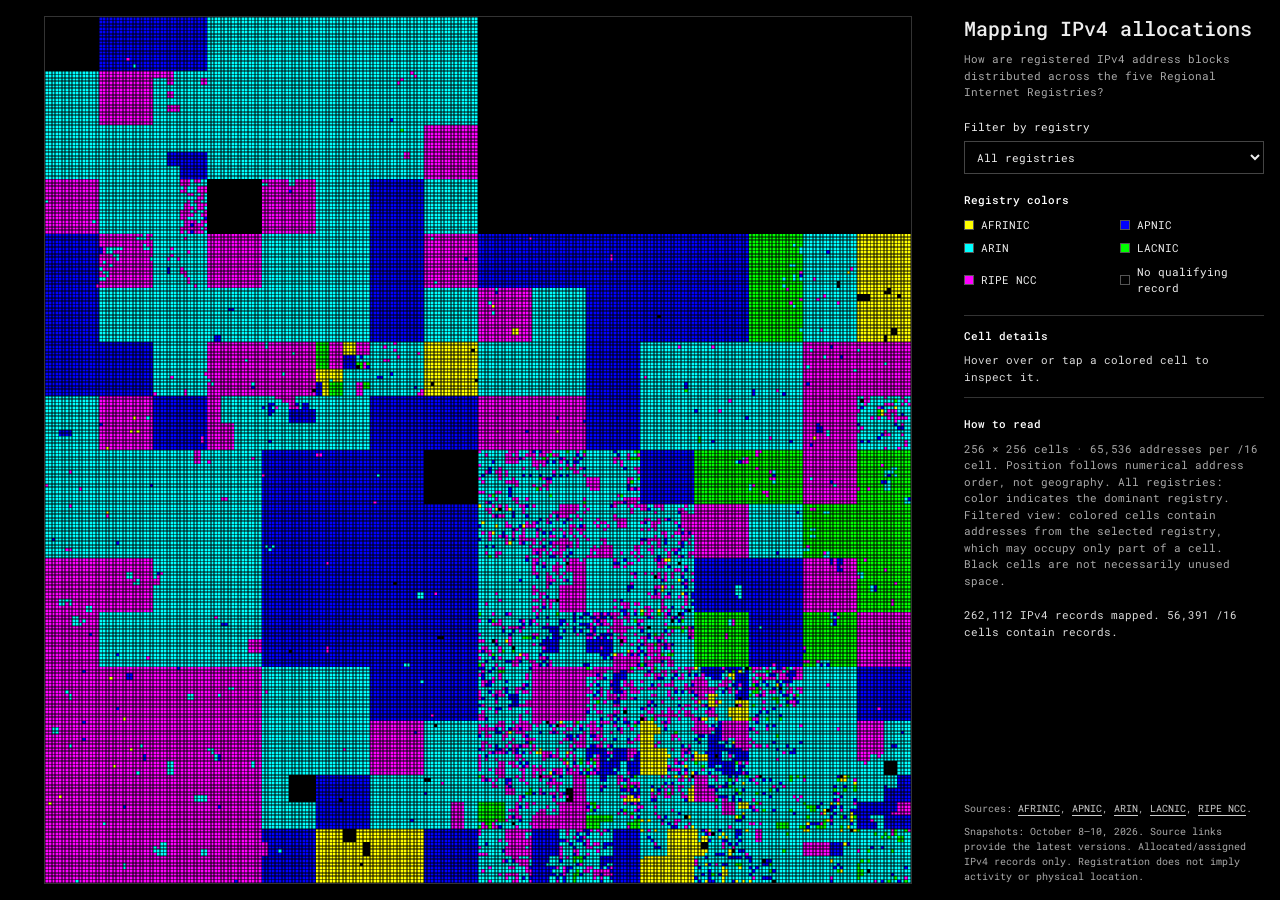
<file: hilbert.html>
<!DOCTYPE html>
<html lang="en">
<head>
  <!-- Set character encoding and responsive scaling -->
  <meta charset="UTF-8">
  <meta name="viewport" content="width=device-width, initial-scale=1.0">
  <title>Mapping IPv4 allocations</title>

  <!-- Load Roboto Mono -->
  <link rel="preconnect" href="https://fonts.googleapis.com">
  <link rel="preconnect" href="https://fonts.gstatic.com" crossorigin>
  <link
    href="https://fonts.googleapis.com/css2?family=Roboto+Mono:wght@400;500&display=swap"
    rel="stylesheet"
  >

  <!-- Load the stylesheet and visualization code -->
  <link rel="stylesheet" href="./hilbert.css">
  <script src="./hilbert.js" defer></script>
</head>

<body>
  <main class="atlas">

    <!-- Display the complete square map -->
    <section class="map-area" aria-label="IPv4 address space">
      <canvas
        id="hilbert-map"
        width="1024"
        height="1024"
        aria-label="Hilbert map of IPv4 allocations by registry"
        aria-describedby="map-description"
      >
        This visualization requires JavaScript and canvas support.
      </canvas>
    </section>

    <!-- Keep information and controls beside the map -->
    <aside class="sidebar">

      <!-- Introduce the exploration question -->
      <header>
        <h1>Mapping IPv4 allocations</h1>
        <p>
          How are registered IPv4 address blocks distributed
          across the five Regional Internet Registries?
        </p>
      </header>

      <!-- Highlight cells containing the selected registry -->
      <section class="controls" aria-label="Map controls">
        <label for="registry-filter">Highlight a registry</label>

        <select id="registry-filter" disabled>
          <option value="all">All registries</option>
          <option value="afrinic">AFRINIC</option>
          <option value="apnic">APNIC</option>
          <option value="arin">ARIN</option>
          <option value="lacnic">LACNIC</option>
          <option value="ripencc">RIPE NCC</option>
        </select>
      </section>

      <!-- Match registry names to the map colors -->
      <section class="legend" aria-labelledby="legend-title">
        <h2 id="legend-title">Registry colors</h2>

        <ul>
          <li>
            <span class="swatch afrinic" aria-hidden="true"></span>
            AFRINIC
          </li>
          <li>
            <span class="swatch apnic" aria-hidden="true"></span>
            APNIC
          </li>
          <li>
            <span class="swatch arin" aria-hidden="true"></span>
            ARIN
          </li>
          <li>
            <span class="swatch lacnic" aria-hidden="true"></span>
            LACNIC
          </li>
          <li>
            <span class="swatch ripencc" aria-hidden="true"></span>
            RIPE NCC
          </li>
          <li>
            <span class="swatch no-data" aria-hidden="true"></span>
            No qualifying record
          </li>
        </ul>
      </section>

      <!-- Show the inspected cell's address range and counts -->
      <section class="details" aria-labelledby="details-title">
        <h2 id="details-title">Cell details</h2>
        <p id="cell-details">Hover over or tap a cell to inspect it.</p>
      </section>

      <!-- Explain the layout and aggregation -->
      <section aria-labelledby="reading-title">
        <h2 id="reading-title">How to read</h2>
        <p id="map-description">
          256 × 256 cells · 65,536 addresses per /16 cell.
          Position follows numerical address order, not geography.
          Color indicates the registry with the most addresses
          in a cell. Black means no qualifying record,
          not necessarily unused space.
        </p>
      </section>

      <!-- Report loading progress or errors -->
      <p id="map-status" role="status">Loading map…</p>

      <!-- Cite the datasets and explain their scope -->
      <footer>
        <p>
          Sources:
          <a href="https://ftp.afrinic.net/pub/stats/afrinic/delegated-afrinic-latest">AFRINIC</a>,
          <a href="https://ftp.apnic.net/stats/apnic/delegated-apnic-latest">APNIC</a>,
          <a href="https://ftp.arin.net/pub/stats/arin/delegated-arin-extended-latest">ARIN</a>,
          <a href="https://ftp.lacnic.net/pub/stats/lacnic/delegated-lacnic-latest">LACNIC</a>,
          <a href="https://ftp.ripe.net/pub/stats/ripencc/delegated-ripencc-latest">RIPE NCC</a>.
        </p>
        <p>
          Snapshots: October 8–10, 2026. Source links provide
          the latest versions. Allocated/assigned IPv4 records only.
          Registration does not imply activity or physical location.
        </p>
      </footer>

    </aside>
  </main>
</body>
</html>
</file>
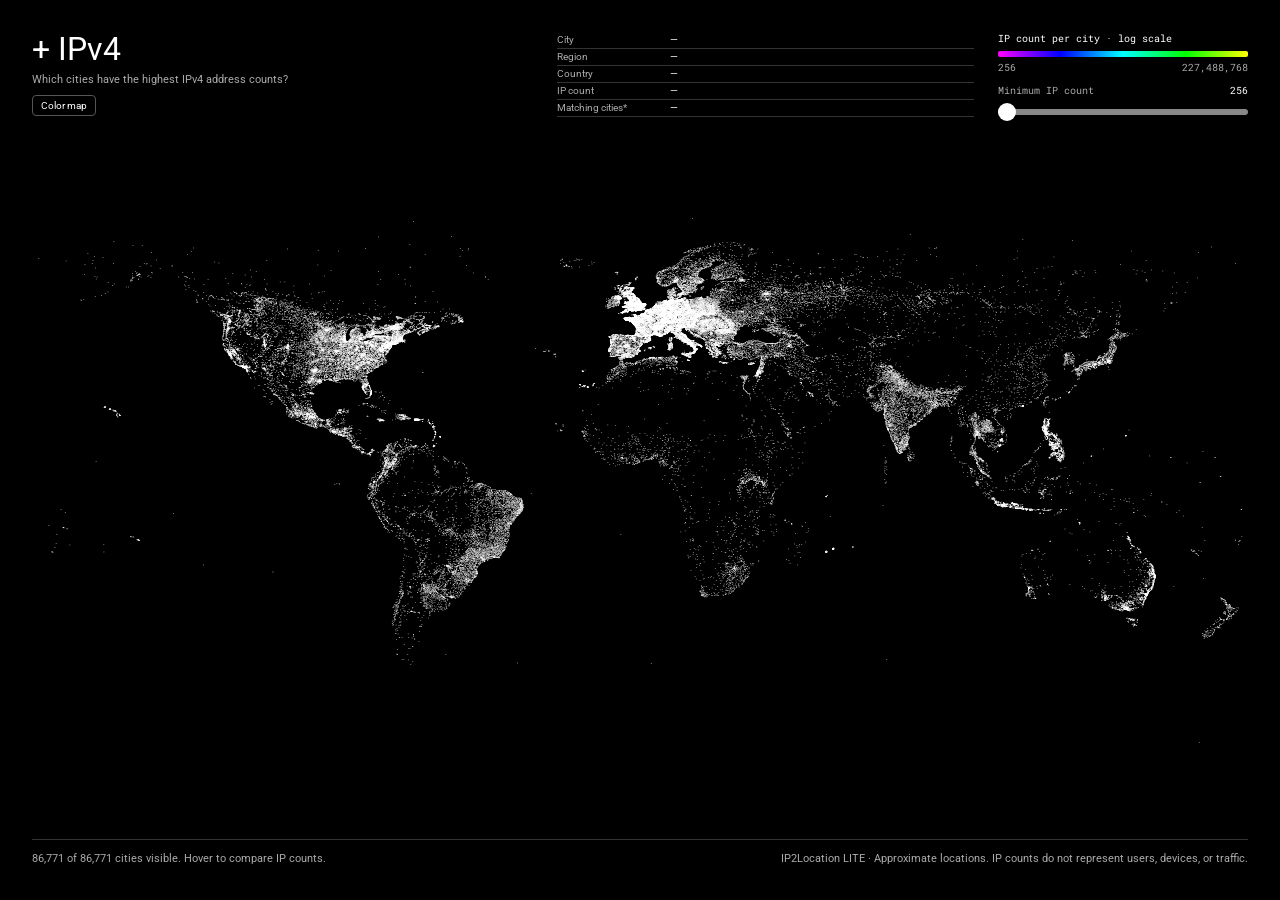
<file: Assignment 05/ip-map.html>
<!DOCTYPE html>
<html lang="en">
<head>
  <!-- Page metadata -->
  <meta charset="UTF-8">
  <meta name="viewport" content="width=device-width, initial-scale=1.0">
  <title>+ IPv4</title>

  <!-- Load Roboto for text and Roboto Mono for map controls -->
  <link rel="preconnect" href="https://fonts.googleapis.com">
  <link rel="preconnect" href="https://fonts.gstatic.com" crossorigin>
  <link
    href="https://fonts.googleapis.com/css2?family=Roboto:wght@400;500&family=Roboto+Mono:wght@400;500&display=swap"
    rel="stylesheet"
  >

  <!-- Load page styles and map interactions -->
  <link rel="stylesheet" href="./ip-map.css">
  <script src="./ip-map.js" defer></script>
</head>

<body>
  <main class="atlas">
    <!-- Arrange title, city details, and controls horizontally -->
    <header class="page-header">

      <!-- Title and map color toggle -->
      <div class="page-intro">
        <h1>+ IPv4</h1>

        <p class="subtitle">
          Which cities have the highest IPv4 address counts?
        </p>

        <button
          id="color-toggle"
          type="button"
          aria-pressed="false"
        >
          Color map
        </button>
      </div>

      <!-- Compact city details between the title and slider -->
      <aside class="city-panel" aria-label="City details">
        <dl>
          <div class="detail-row">
            <dt>City</dt>
            <dd id="city-name">—</dd>
          </div>

          <div class="detail-row">
            <dt>Region</dt>
            <dd id="city-region">—</dd>
          </div>

          <div class="detail-row">
            <dt>Country</dt>
            <dd id="city-country">—</dd>
          </div>

          <div class="detail-row">
            <dt>IP count</dt>
            <dd id="city-ip-count">—</dd>
          </div>

          <div class="detail-row">
            <dt>Matching cities*</dt>
            <dd id="city-match-count">—</dd>
          </div>
        </dl>
      </aside>

      <!-- Color legend and logarithmic IP-count filter -->
      <section class="map-controls" aria-label="Legend and filter">
        <div class="color-legend">
          <span>IP count per city · log scale</span>

          <div id="legend-gradient" class="legend-gradient"></div>

          <div class="legend-labels">
            <span id="legend-min">—</span>
            <span id="legend-max">—</span>
          </div>
        </div>

        <label class="filter-label" for="ip-filter">
          <span>Minimum IP count</span>
          <output id="filter-value" for="ip-filter">—</output>
        </label>

        <input
          id="ip-filter"
          type="range"
          min="0"
          max="1000"
          value="0"
          step="1"
          disabled
        >
      </section>
    </header>

    <!-- The map fills the remaining viewport space -->
    <section class="map-section" aria-label="Global IPv4 map">
      <canvas
        id="ip-map"
        aria-label="Cities grouped by their IPv4 address count"
      >
        This map requires JavaScript and canvas support.
      </canvas>
    </section>

    <!-- Compact status and source notes -->
    <footer class="page-footer">
      <p id="map-status" role="status">Loading city data…</p>

      <p class="source-note">
        IP2Location LITE · Approximate locations.
        IP counts do not represent users, devices, or traffic.
      </p>
    </footer>
  </main>
</body>
</html>
</file>
<file: hilbert.css>
/* Include padding and borders in element dimensions */
* {
  box-sizing: border-box;
}

/* Prevent the page itself from scrolling */
html,
body {
  width: 100%;
  height: 100%;
  margin: 0;
  overflow: hidden;
}

/* Apply the black background and compact typography */
body {
  background: #000000;
  color: #eeeeee;
  font-family: "Roboto Mono", monospace;
  font-size: 11px;
  line-height: 1.5;
}

/* Divide the viewport between the map and the sidebar */
.atlas {
  display: grid;
  grid-template-columns: minmax(0, 1fr) 300px;
  gap: 24px;
  width: 100%;
  height: 100vh;
  height: 100dvh;
  padding: 16px;
}

/* Measure the available area and center the square map */
.map-area {
  display: flex;
  align-items: center;
  justify-content: center;
  min-width: 0;
  min-height: 0;
  container-type: size;
}

/* Fit the entire diagram without stretching or cropping */
#hilbert-map {
  display: block;
  width: min(100cqw, 100cqh);
  height: min(100cqw, 100cqh);
  border: 1px solid #333333;
  background: #000000;
  image-rendering: pixelated;
}

/* Allow only the sidebar to scroll when space is limited */
.sidebar {
  display: flex;
  flex-direction: column;
  gap: 18px;
  min-height: 0;
  overflow-y: auto;
  scrollbar-width: thin;
  scrollbar-color: #444444 #000000;
}

/* Keep the title compact */
h1 {
  margin: 0 0 10px;
  font-size: 20px;
  font-weight: 500;
  line-height: 1.25;
}

/* Distinguish section headings from explanatory text */
h2 {
  margin: 0 0 8px;
  color: #ffffff;
  font-size: 11px;
  font-weight: 500;
}

/* Use muted text for descriptions */
p {
  margin: 0;
  color: #aaaaaa;
}

/* Stack the selector below its label */
.controls {
  display: grid;
  gap: 6px;
}

select {
  width: 100%;
  padding: 7px 8px;
  border: 1px solid #444444;
  border-radius: 0;
  background: #000000;
  color: #eeeeee;
  font: inherit;
}

/* Arrange the legend in two columns */
.legend ul {
  display: grid;
  grid-template-columns: 1fr 1fr;
  gap: 7px 12px;
  margin: 0;
  padding: 0;
  list-style: none;
}

.legend li {
  display: flex;
  align-items: center;
  gap: 7px;
}

/* Draw the legend color samples */
.swatch {
  width: 10px;
  height: 10px;
  flex-shrink: 0;
  border: 1px solid #555555;
}

/* Preserve the selected registry palette */
.afrinic {
  background: #ffff00;
}

.apnic {
  background: #0000ff;
}

.arin {
  background: #00ffff;
}

.lacnic {
  background: #00ff00;
}

.ripencc {
  background: #ff00ff;
}

.no-data {
  background: #000000;
}

/* Separate the cell details from surrounding sections */
.details {
  padding: 12px 0;
  border-top: 1px solid #333333;
  border-bottom: 1px solid #333333;
}

/* Preserve the line breaks inserted by JavaScript */
#cell-details {
  white-space: pre-line;
  overflow-wrap: anywhere;
  color: #dddddd;
}

/* Keep status messages visible */
#map-status {
  color: #dddddd;
  overflow-wrap: anywhere;
}

/* Push the source notes toward the bottom when space permits */
footer {
  margin-top: auto;
  font-size: 10px;
}

footer p + p {
  margin-top: 8px;
}

/* Style links and keyboard focus */
a {
  color: #cccccc;
  text-underline-offset: 3px;
}

a:focus-visible,
select:focus-visible {
  outline: 2px solid #ffffff;
  outline-offset: 3px;
}

/* Stack the map and sidebar on narrow screens */
@media (max-width: 700px) {
  .atlas {
    grid-template-columns: 1fr;
    grid-template-rows: minmax(0, 1fr) minmax(0, 1fr);
    gap: 12px;
    padding: 12px;
  }

  .sidebar {
    gap: 12px;
  }
}
</file>
<file: Assignment 05/ip-map.css>
/* Apply consistent sizing to all elements */
* {
  box-sizing: border-box;
}

/* Keep the page fixed within the browser viewport */
html,
body {
  width: 100%;
  height: 100%;
  margin: 0;
  overflow: hidden;
}

/* Preserve the black background and white text */
body {
  background: #000;
  color: #fff;
  font-family: "Roboto", Arial, sans-serif;
}

/* Divide the viewport into header, map, and footer */
.atlas {
  display: grid;
  grid-template-rows: auto minmax(0, 1fr) auto;
  gap: 16px;
  width: 100%;
  max-width: 1600px;
  height: 100vh;
  height: 100dvh;
  margin: 0 auto;
  padding: 32px;
}

/* Align title, compact city details, and slider */
.page-header {
  display: grid;
  grid-template-columns: minmax(0, 1.2fr) minmax(0, 1fr) 250px;
  align-items: start;
  gap: 32px;
}

.page-intro,
.city-panel,
.map-controls {
  min-width: 0;
}

/* Preserve the large, regular-weight title */
h1 {
  margin: 0 0 12px;
  font-size: clamp(28px, 4vw, 48px);
  font-weight: 400;
  line-height: 1.1;
}

/* Style supporting text */
p {
  margin: 0;
  color: #aaa;
  line-height: 1.6;
}

.subtitle {
  max-width: 390px;
  font-size: 14px;
}

/* Preserve the color toggle appearance */
#color-toggle {
  margin-top: 16px;
  padding: 7px 12px;
  border: 1px solid #555;
  border-radius: 4px;
  background: #000;
  color: #fff;
  font: inherit;
  font-size: 12px;
  cursor: pointer;
}

/* Indicate active color mode */
#color-toggle[aria-pressed="true"] {
  border-color: #fff;
}

/* Show keyboard focus on interactive controls */
#color-toggle:focus-visible,
#ip-filter:focus-visible {
  outline: 1px solid #fff;
  outline-offset: 3px;
}

/* Display city details as compact horizontal rows */
.city-panel dl {
  margin: 0;
}

.detail-row {
  display: grid;
  grid-template-columns: 105px minmax(0, 1fr);
  align-items: baseline;
  gap: 12px;
  padding: 5px 0;
  border-bottom: 1px solid #333;
  font-size: 12px;
}

/* Keep detail labels muted */
.detail-row dt {
  color: #aaa;
}

/* Allow long city names to fit without widening the layout */
.detail-row dd {
  min-width: 0;
  margin: 0;
  color: #fff;
  overflow-wrap: anywhere;
}

.panel-note {
  margin-top: 5px;
  font-size: 10px;
}

/* Use Roboto Mono for the legend and slider */
.map-controls {
  width: 100%;
  font-family: "Roboto Mono", monospace;
  font-size: 12px;
}

/* Preserve the color legend */
.legend-gradient {
  height: 8px;
  margin-top: 10px;
  border-radius: 2px;
}

/* Align the minimum and maximum legend values */
.legend-labels {
  display: flex;
  justify-content: space-between;
  gap: 12px;
  margin-top: 6px;
  color: #aaa;
}

/* Display the filter label and current value */
.filter-label {
  display: flex;
  justify-content: space-between;
  gap: 12px;
  margin-top: 20px;
  color: #aaa;
}

#filter-value {
  color: #fff;
}

/* Give the slider a visible track and comfortable hit area */
#ip-filter {
  appearance: none;
  -webkit-appearance: none;
  display: block;
  width: 100%;
  height: 24px;
  margin: 12px 0 0;
  background: transparent;
  cursor: pointer;
}

/* Style the track in Chrome and Safari */
#ip-filter::-webkit-slider-runnable-track {
  height: 6px;
  border-radius: 3px;
  background: #888;
}

/* Style the white handle in Chrome and Safari */
#ip-filter::-webkit-slider-thumb {
  appearance: none;
  -webkit-appearance: none;
  width: 18px;
  height: 18px;
  margin-top: -6px;
  border: 0;
  border-radius: 50%;
  background: #fff;
}

/* Style the track in Firefox */
#ip-filter::-moz-range-track {
  height: 6px;
  border-radius: 3px;
  background: #888;
}

/* Style the white handle in Firefox */
#ip-filter::-moz-range-thumb {
  width: 18px;
  height: 18px;
  border: 0;
  border-radius: 50%;
  background: #fff;
}

/* Let the map shrink to the available space */
.map-section {
  position: relative;
  min-width: 0;
  min-height: 0;
  overflow: hidden;
}

/* Fill the map container; JavaScript preserves map proportions */
#ip-map {
  position: absolute;
  inset: 0;
  display: block;
  width: 100%;
  height: 100%;
  background: #000;
}

/* Keep status and source notes compact */
.page-footer {
  display: flex;
  justify-content: space-between;
  align-items: baseline;
  gap: 24px;
  border-top: 1px solid #333;
  padding-top: 10px;
}

.page-footer p {
  font-size: 11px;
}

.source-note {
  max-width: 520px;
  text-align: right;
}

/* Reduce spacing on medium screens */
@media (max-width: 1100px) {
  .atlas {
    padding: 20px;
    gap: 12px;
  }

  .page-header {
    grid-template-columns: minmax(0, 1fr) minmax(0, 1fr) 220px;
    gap: 20px;
  }

  .detail-row {
    grid-template-columns: 90px minmax(0, 1fr);
    gap: 8px;
    font-size: 11px;
  }
}

/* Reorganize compact screens while keeping a fixed viewport */
@media (max-width: 760px) {
  .atlas {
    padding: 12px;
    gap: 8px;
  }

  .page-header {
    grid-template-columns: minmax(0, 1fr) minmax(0, 1fr);
    gap: 12px;
  }

  .page-intro {
    grid-column: 1;
  }

  .map-controls {
    grid-column: 2;
    grid-row: 1;
    font-size: 10px;
  }

  .city-panel {
    grid-column: 1 / -1;
  }

  /* Compress city details into a single row of fields */
  .city-panel dl {
    display: grid;
    grid-template-columns: repeat(5, minmax(0, 1fr));
    gap: 8px;
  }

  .detail-row {
    display: block;
    padding: 3px 0;
    font-size: 10px;
  }

  .detail-row dd {
    margin-top: 4px;
  }

  h1 {
    font-size: 28px;
  }

  .subtitle,
  .panel-note,
  .source-note {
    display: none;
  }

  #color-toggle {
    margin-top: 10px;
  }

  .filter-label {
    margin-top: 12px;
  }

  .page-footer {
    padding-top: 6px;
  }

  .page-footer p {
    font-size: 10px;
  }
}
/* Reduce the header spacing */
.page-header {
  gap: 24px;
}

/* Reduce the title size */
h1 {
  margin-bottom: 6px;
  font-size: clamp(24px, 2.5vw, 34px);
}

/* Compact the subtitle */
.subtitle {
  font-size: 11px;
  line-height: 1.3;
}

/* Reduce the color toggle size */
#color-toggle {
  margin-top: 8px;
  padding: 4px 8px;
  font-size: 10px;
}

/* Compact the city detail rows */
.detail-row {
  padding: 2px 0;
  gap: 8px;
  font-size: 10px;
  line-height: 1.2;
}

.panel-note {
  margin-top: 3px;
  font-size: 9px;
  line-height: 1.2;
}

/* Reduce legend and filter text */
.map-controls {
  font-size: 10px;
}

.legend-gradient {
  height: 6px;
  margin-top: 6px;
}

.legend-labels {
  margin-top: 4px;
}

/* Bring the slider closer to the legend */
.filter-label {
  margin-top: 10px;
}

#ip-filter {
  height: 20px;
  margin-top: 5px;
}

/* Preserve the compact layout on smaller screens */
@media (max-width: 760px) {
  .page-header {
    gap: 8px;
  }

  h1 {
    font-size: 24px;
  }

  .map-controls,
  .detail-row {
    font-size: 9px;
  }
}
</file>
